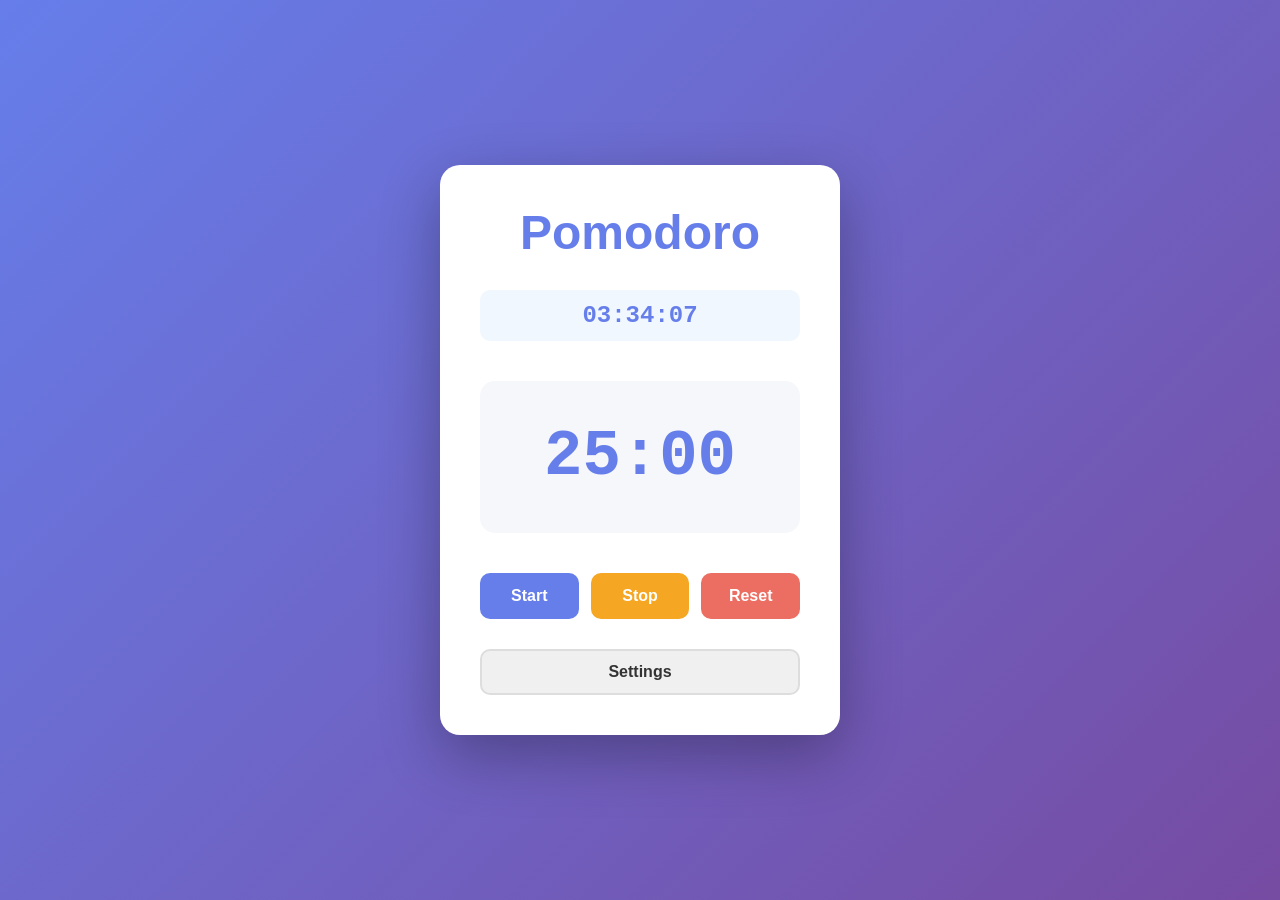
<file: index.html>
<!DOCTYPE html>
<html lang="en">
<head>
    <meta charset="UTF-8">
    <meta name="viewport" content="width=device-width, initial-scale=1.0">
    <title>Pomodoro Timer</title>
    <link rel="stylesheet" href="index.css">
</head>
<body>
    <div class="container">
        <h1>Pomodoro</h1>

        <div class="current-time">
            <span id="current-time-display">00:00:00</span>
        </div>

        <div class="timer-display">
            <span class="time">25:00</span>
        </div>

        <div class="button-group">
            <button class="btn btn-start" onclick="startTimer()">Start</button>
            <button class="btn btn-stop" onclick="stopTimer()">Stop</button>
            <button class="btn btn-reset" onclick="resetTimer()">Reset</button>
        </div>

        <div class="settings-group">
            <button class="btn btn-settings" onclick="window.location.href='setting.html'">Settings</button>
        </div>
    </div>

    <script src="index.js"></script>
</body>
</html>
</file>
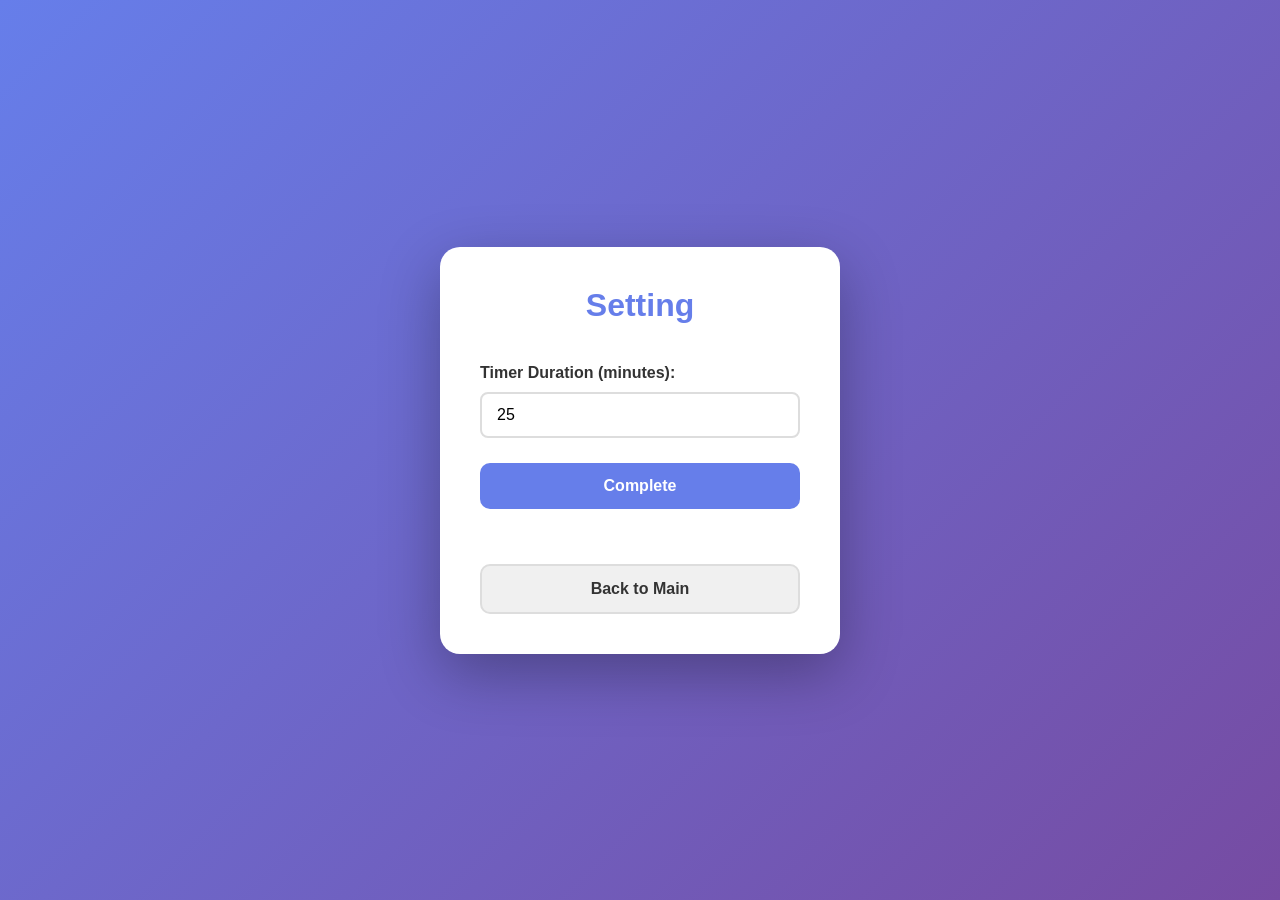
<file: setting.html>
<!DOCTYPE html>
<html lang="en">
<head>
    <meta charset="UTF-8">
    <meta name="viewport" content="width=device-width, initial-scale=1.0">
    <title>Pomodoro Settings</title>
    <link rel="stylesheet" href="setting.css">
</head>
<body>
    <div class="container">
        <h3>Setting</h3>

        <div class="settings-form">
            <div class="input-group">
                <label for="timer-duration">Timer Duration (minutes):</label>
                <input type="number" id="timer-duration" min="1" max="60" value="25" placeholder="Enter minutes">
            </div>

            <button class="btn btn-complete" onclick="saveDuration()">Complete</button>
        </div>

        <div class="back-group">
            <button class="btn btn-back" onclick="window.history.back()">Back to Main</button>
        </div>
    </div>

    <script src="setting.js"></script>
</body>
</html>
</file>
<file: index.css>
* {
    margin: 0;
    padding: 0;
    box-sizing: border-box;
}

body {
    font-family: -apple-system, BlinkMacSystemFont, 'Segoe UI', Roboto, Oxygen, Ubuntu, Cantarell, sans-serif;
    background: linear-gradient(135deg, #667eea 0%, #764ba2 100%);
    min-height: 100vh;
    display: flex;
    justify-content: center;
    align-items: center;
    color: #333;
}

.container {
    background: white;
    border-radius: 20px;
    box-shadow: 0 20px 60px rgba(0, 0, 0, 0.3);
    padding: 40px;
    width: 100%;
    max-width: 400px;
    text-align: center;
}

h1 {
    font-size: 3rem;
    margin-bottom: 30px;
    color: #667eea;
    font-weight: 700;
}

.current-time {
    margin-bottom: 30px;
    padding: 12px 20px;
    background: #f0f7ff;
    border-radius: 10px;
}

#current-time-display {
    font-size: 1.5rem;
    font-weight: 600;
    color: #667eea;
    font-family: 'Courier New', monospace;
}

.timer-display {
    margin: 40px 0;
    padding: 40px 20px;
    background: #f5f7fa;
    border-radius: 15px;
}

.timer-display .time {
    font-size: 4rem;
    font-weight: 700;
    color: #667eea;
    font-family: 'Courier New', monospace;
}

.button-group {
    display: flex;
    gap: 12px;
    margin-bottom: 20px;
    justify-content: center;
}

.btn {
    flex: 1;
    padding: 14px 20px;
    font-size: 1rem;
    font-weight: 600;
    border: none;
    border-radius: 10px;
    cursor: pointer;
    transition: all 0.3s ease;
}

.btn-start {
    background: #667eea;
    color: white;
}

.btn-start:hover {
    background: #5568d3;
    transform: translateY(-2px);
    box-shadow: 0 5px 15px rgba(102, 126, 234, 0.4);
}

.btn-stop {
    background: #f5a623;
    color: white;
}

.btn-stop:hover {
    background: #e39a1c;
    transform: translateY(-2px);
    box-shadow: 0 5px 15px rgba(245, 166, 35, 0.4);
}

.btn-reset {
    background: #ec6e63;
    color: white;
}

.btn-reset:hover {
    background: #d85d52;
    transform: translateY(-2px);
    box-shadow: 0 5px 15px rgba(236, 110, 99, 0.4);
}

.settings-group {
    margin-top: 30px;
}

.btn-settings {
    width: 100%;
    padding: 12px 20px;
    font-size: 1rem;
    font-weight: 600;
    background: #f0f0f0;
    color: #333;
    border: 2px solid #ddd;
}

.btn-settings:hover {
    background: #e8e8e8;
    transform: translateY(-2px);
    box-shadow: 0 5px 15px rgba(0, 0, 0, 0.1);
}

@media (max-width: 600px) {
    .container {
        padding: 30px 20px;
    }

    h1 {
        font-size: 2rem;
        margin-bottom: 20px;
    }

    .timer-display .time {
        font-size: 3rem;
    }

    .button-group {
        flex-direction: column;
        gap: 10px;
    }

    .btn {
        padding: 12px 16px;
        font-size: 0.95rem;
    }
}
</file>
<file: setting.css>
* {
    margin: 0;
    padding: 0;
    box-sizing: border-box;
}

body {
    font-family: -apple-system, BlinkMacSystemFont, 'Segoe UI', Roboto, Oxygen, Ubuntu, Cantarell, sans-serif;
    background: linear-gradient(135deg, #667eea 0%, #764ba2 100%);
    min-height: 100vh;
    display: flex;
    justify-content: center;
    align-items: center;
    color: #333;
}

.container {
    background: white;
    border-radius: 20px;
    box-shadow: 0 20px 60px rgba(0, 0, 0, 0.3);
    padding: 40px;
    width: 100%;
    max-width: 400px;
    text-align: center;
}

h3 {
    font-size: 2rem;
    margin-bottom: 30px;
    color: #667eea;
    font-weight: 700;
}

.settings-form {
    margin: 40px 0;
}

.input-group {
    display: flex;
    flex-direction: column;
    margin-bottom: 25px;
    text-align: left;
}

.input-group label {
    font-size: 1rem;
    font-weight: 600;
    color: #333;
    margin-bottom: 10px;
}

.input-group input {
    padding: 12px 15px;
    font-size: 1rem;
    border: 2px solid #ddd;
    border-radius: 8px;
    transition: border-color 0.3s ease;
}

.input-group input:focus {
    outline: none;
    border-color: #667eea;
    box-shadow: 0 0 0 3px rgba(102, 126, 234, 0.1);
}

.btn {
    padding: 14px 20px;
    font-size: 1rem;
    font-weight: 600;
    border: none;
    border-radius: 10px;
    cursor: pointer;
    transition: all 0.3s ease;
}

.btn-complete {
    width: 100%;
    background: #667eea;
    color: white;
    margin-bottom: 15px;
}

.btn-complete:hover {
    background: #5568d3;
    transform: translateY(-2px);
    box-shadow: 0 5px 15px rgba(102, 126, 234, 0.4);
}

.back-group {
    margin-top: 30px;
}

.btn-back {
    width: 100%;
    background: #f0f0f0;
    color: #333;
    border: 2px solid #ddd;
}

.btn-back:hover {
    background: #e8e8e8;
    transform: translateY(-2px);
    box-shadow: 0 5px 15px rgba(0, 0, 0, 0.1);
}

@media (max-width: 600px) {
    .container {
        padding: 30px 20px;
    }

    h3 {
        font-size: 1.5rem;
        margin-bottom: 20px;
    }

    .input-group {
        margin-bottom: 20px;
    }

    .btn {
        padding: 12px 16px;
        font-size: 0.95rem;
    }
}
</file>
